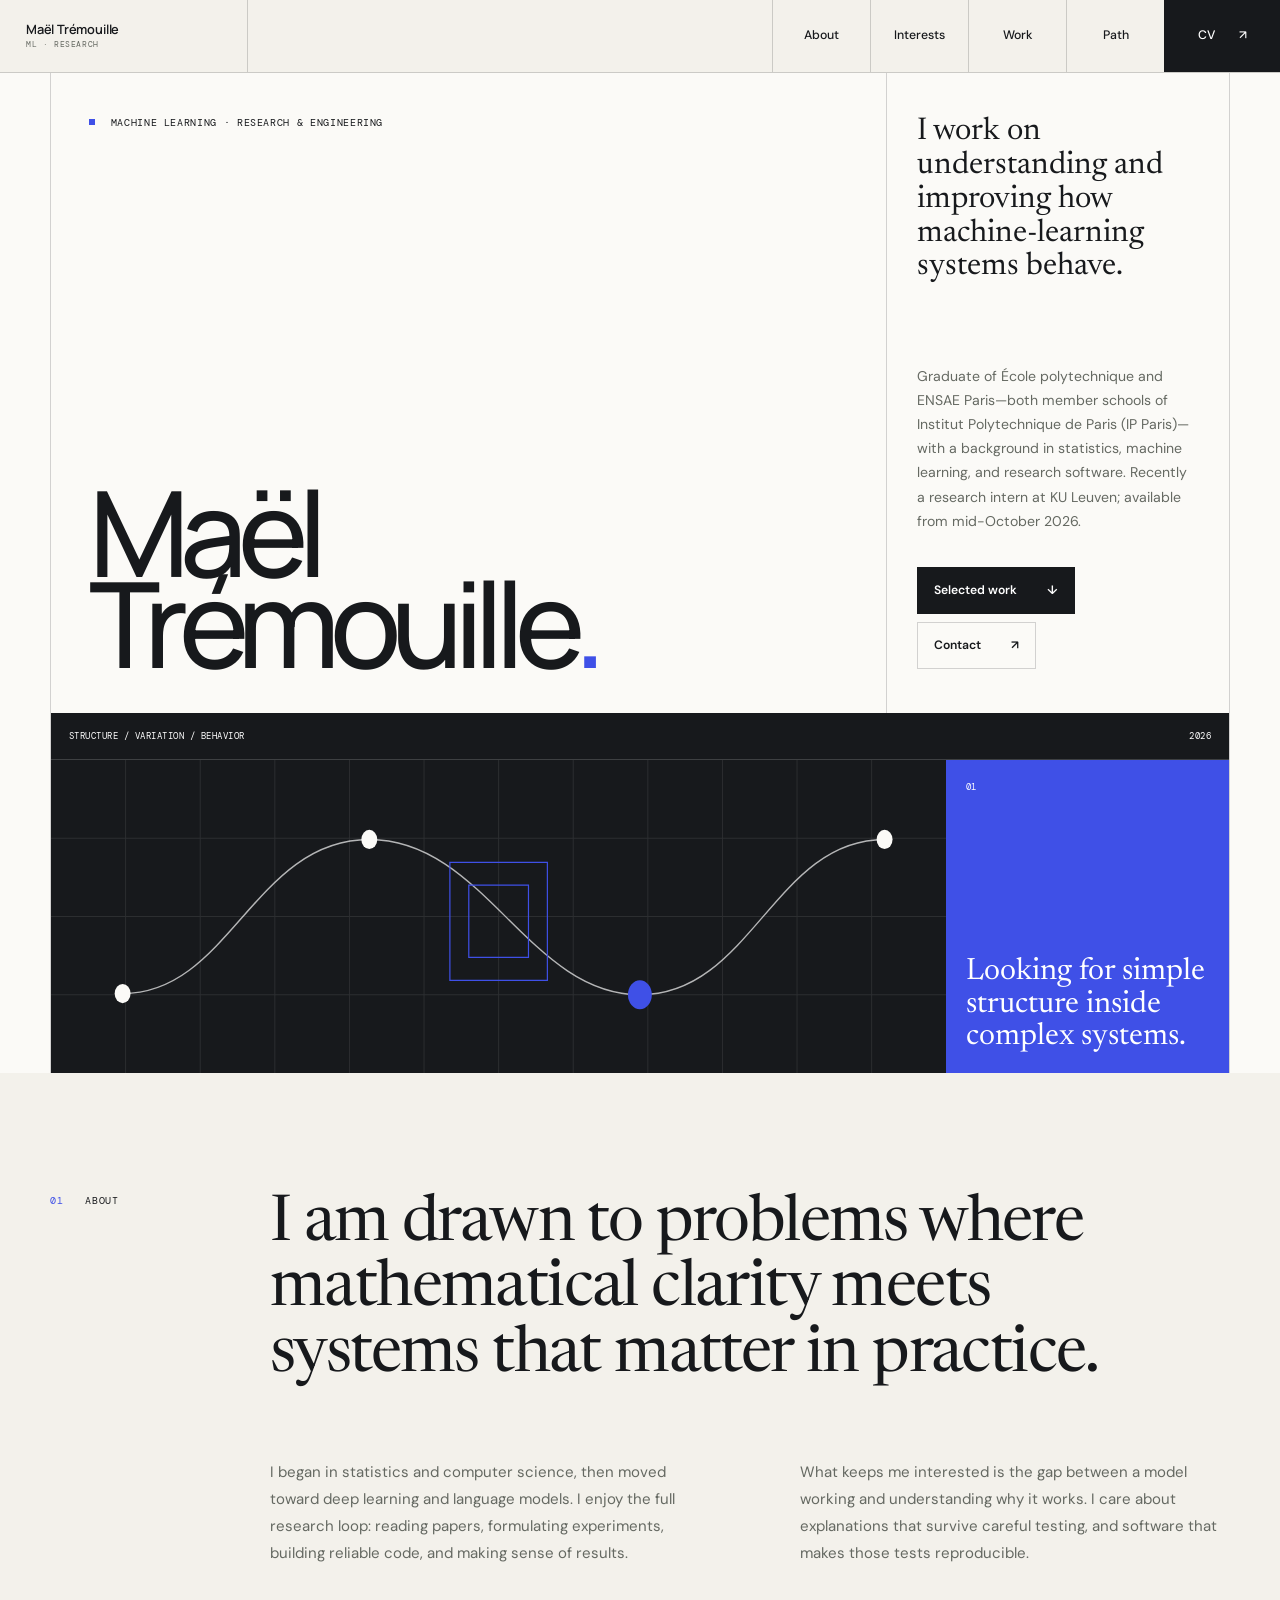
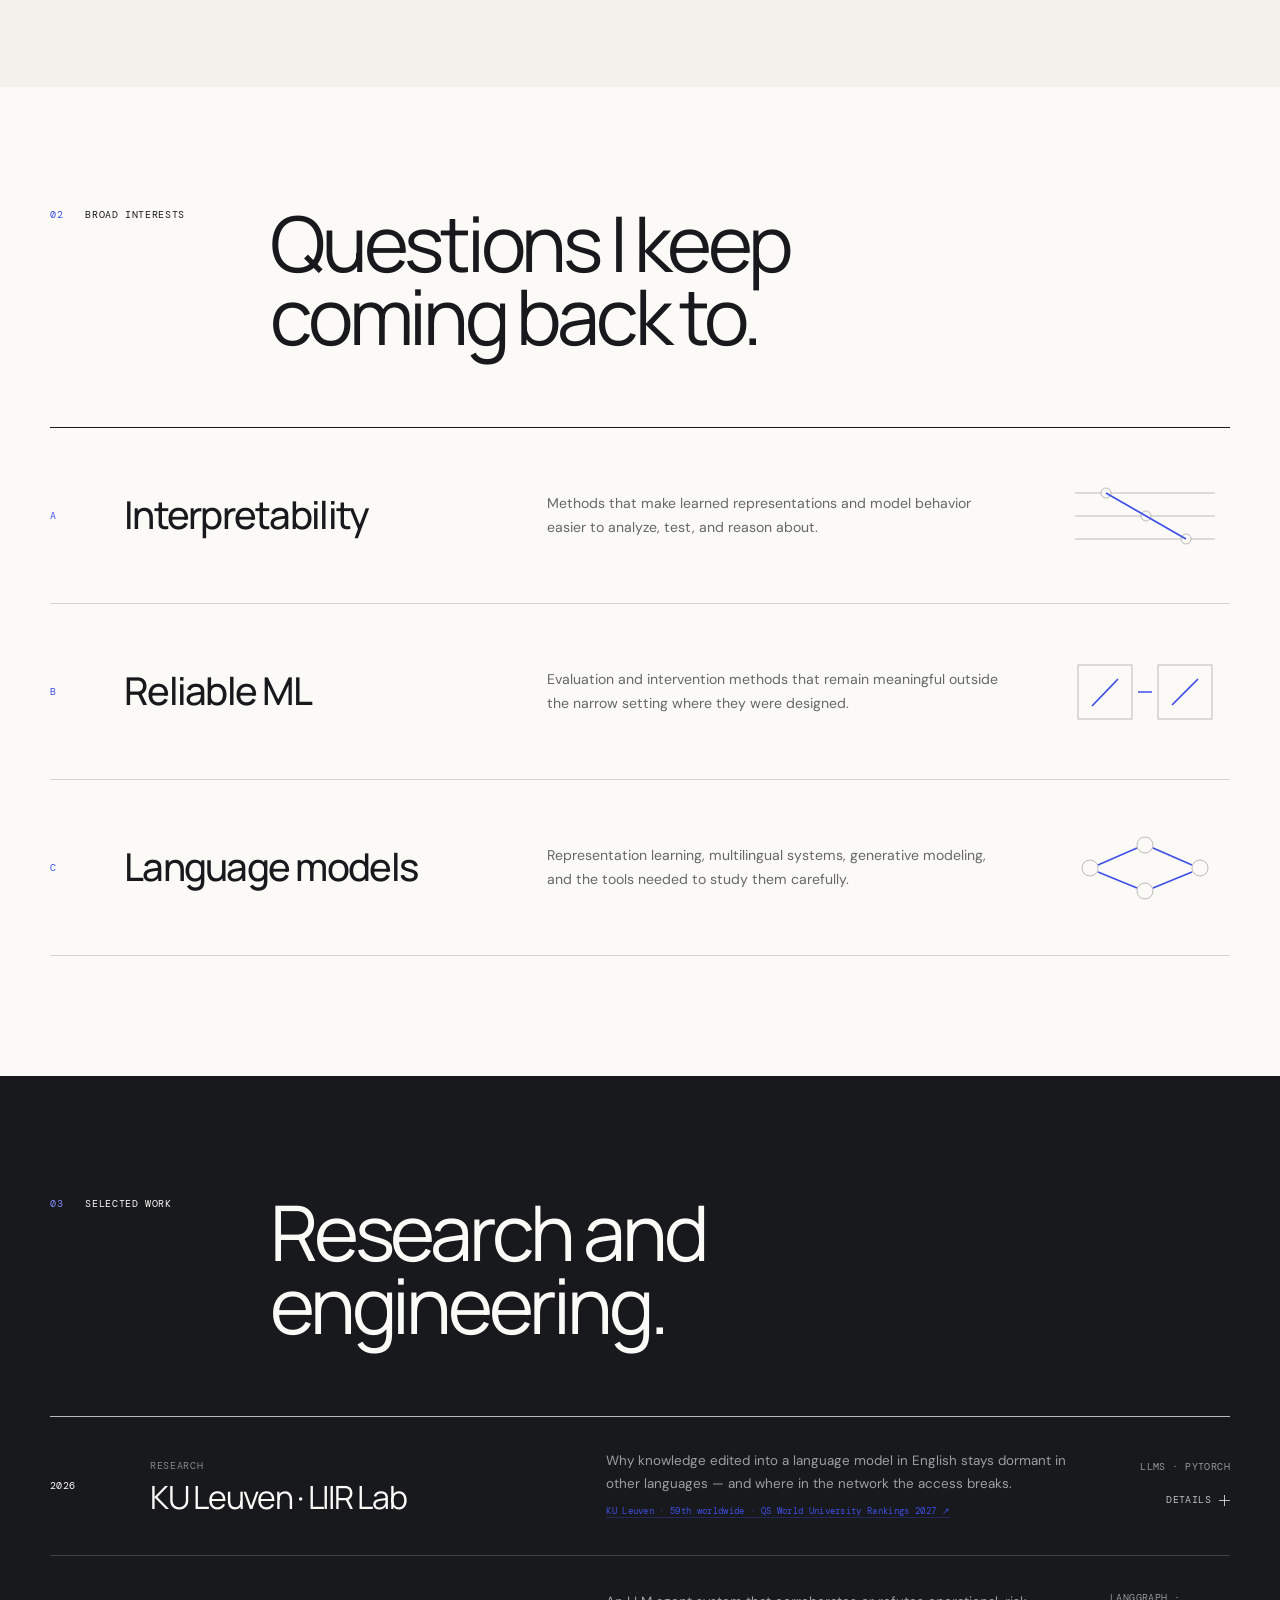
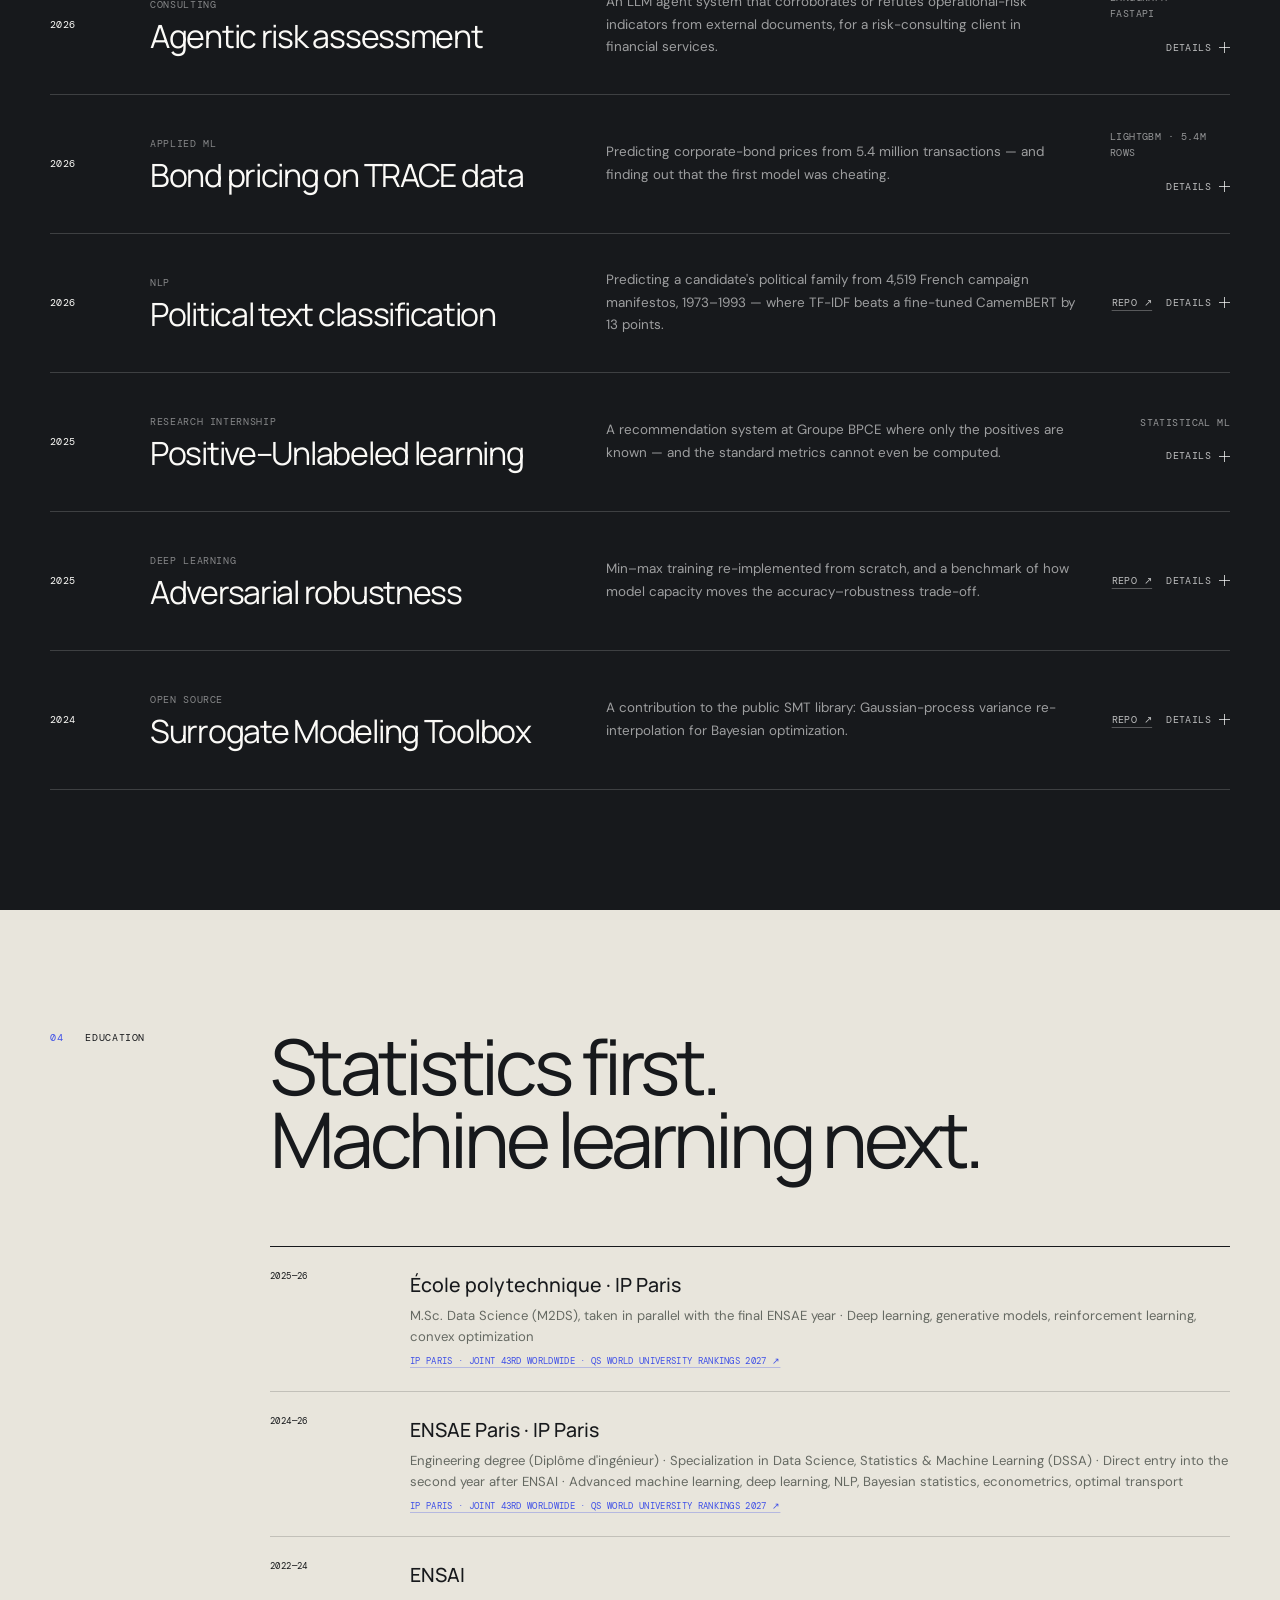
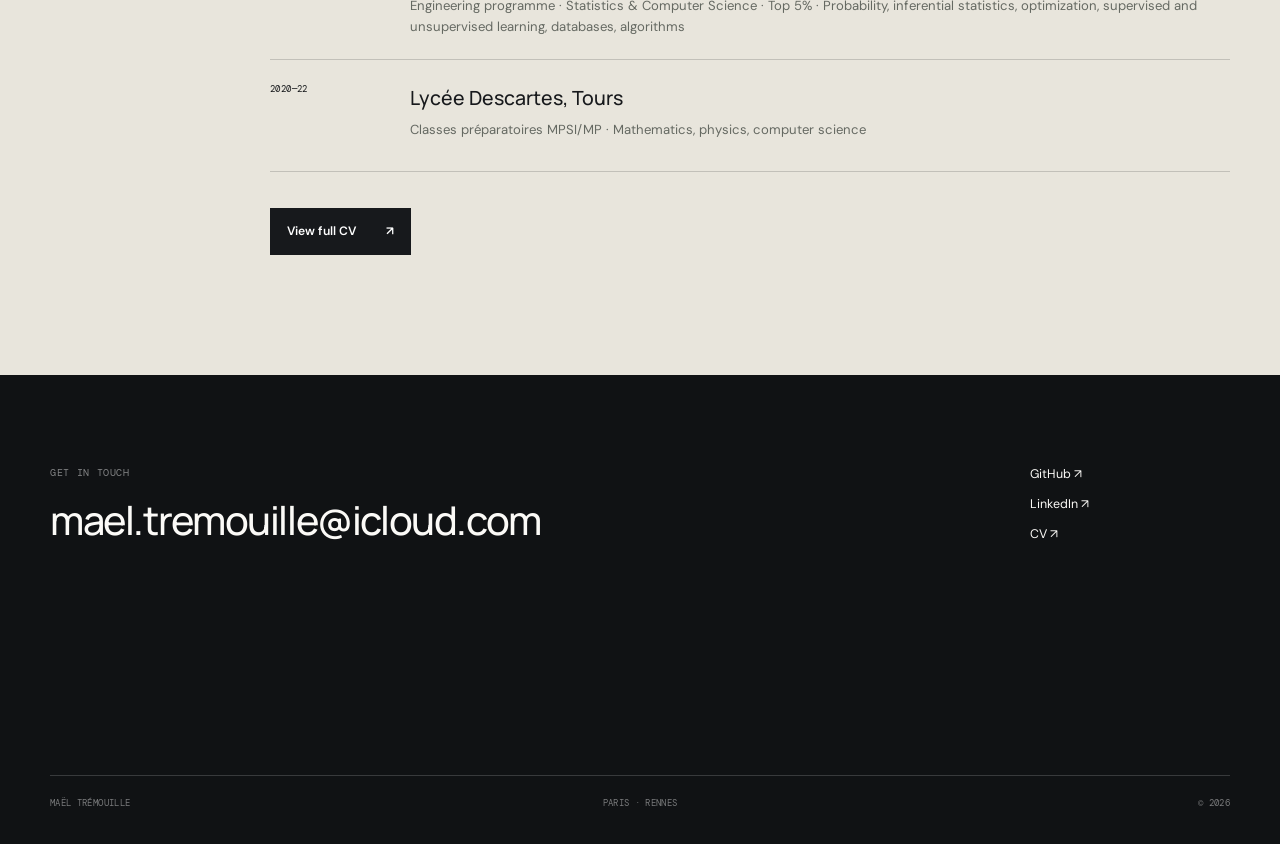
<file: index.html>
<!DOCTYPE html>
<html lang="en">
<head>
    <meta charset="utf-8">
    <meta name="viewport" content="width=device-width, initial-scale=1">
    <title>Maël Trémouille — Machine Learning</title>
    <meta name="description" content="Maël Trémouille is a machine-learning researcher and engineer with a background in statistics, language models, and research software.">
    <meta name="theme-color" content="#f3f1eb">
    <meta property="og:title" content="Maël Trémouille — Machine Learning">
    <meta property="og:description" content="Research and engineering at the intersection of machine learning, statistics, and software.">
    <meta property="og:type" content="website">
    <link rel="preconnect" href="https://fonts.googleapis.com">
    <link rel="preconnect" href="https://fonts.gstatic.com" crossorigin>
    <link href="https://fonts.googleapis.com/css2?family=DM+Mono:wght@400;500&amp;family=DM+Sans:opsz,wght@9..40,400;9..40,500;9..40,600&amp;family=Manrope:wght@400;500;600&amp;family=Newsreader:opsz,wght@6..72,400;6..72,400&amp;display=swap" rel="stylesheet">
    <link rel="stylesheet" href="style.css?v=20260716-rank3">
    <script src="script.js?v=20260716-work2" defer></script>
</head>
<body>
    <a class="skip-link" href="#main">Skip to content</a>

    <nav class="site-nav" aria-label="Main navigation">
        <a class="wordmark" href="index.html" aria-label="Maël Trémouille, home">
            <span>Maël Trémouille</span>
            <small>ML · Research</small>
        </a>

        <button class="menu-toggle" type="button" aria-expanded="false" aria-controls="nav-links">
            <span class="sr-only">Toggle navigation</span>
            <span></span><span></span>
        </button>

        <div class="nav-links" id="nav-links">
            <a href="#about">About</a>
            <a href="#interests">Interests</a>
            <a href="#work">Work</a>
            <a href="#path">Path</a>
            <a class="nav-cta" href="cv.html">CV <span aria-hidden="true">↗</span></a>
        </div>
    </nav>

    <main id="main">
        <header class="hero">
            <div class="shell hero-frame">
                <div class="hero-main">
                    <div class="hero-title reveal">
                        <p class="eyebrow"><span class="status-dot"></span> Machine learning · research &amp; engineering</p>
                        <h1>Maël<br>Trémouille<span>.</span></h1>
                    </div>

                    <div class="hero-intro reveal">
                        <p class="hero-statement">I work on understanding and improving how machine-learning systems behave.</p>
                        <p>Graduate of École polytechnique and ENSAE Paris—both member schools of Institut Polytechnique de Paris (IP Paris)—with a background in statistics, machine learning, and research software. Recently a research intern at KU Leuven; available from mid-October 2026.</p>
                        <div class="hero-actions">
                            <a class="button button-dark" href="#work">Selected work <span aria-hidden="true">↓</span></a>
                            <a class="button" href="mailto:mael.tremouille@icloud.com">Contact <span aria-hidden="true">↗</span></a>
                        </div>
                    </div>
                </div>

                <div class="hero-field reveal" aria-hidden="true">
                    <div class="field-meta"><span>Structure / variation / behavior</span><span>2026</span></div>
                    <svg viewBox="0 0 900 260" preserveAspectRatio="none">
                        <path class="field-grid" d="M75 0V260 M150 0V260 M225 0V260 M300 0V260 M375 0V260 M450 0V260 M525 0V260 M600 0V260 M675 0V260 M750 0V260 M825 0V260 M0 65H900 M0 130H900 M0 195H900"/>
                        <path class="field-path" d="M72 194 C180 194 204 66 320 66 S480 195 592 195 S727 66 838 66"/>
                        <circle class="field-node" cx="72" cy="194" r="8"/>
                        <circle class="field-node" cx="320" cy="66" r="8"/>
                        <circle class="field-node field-node-accent" cx="592" cy="195" r="12"/>
                        <circle class="field-node" cx="838" cy="66" r="8"/>
                        <rect class="field-frame" x="401" y="85" width="98" height="98"/>
                        <rect class="field-frame" x="420" y="104" width="60" height="60"/>
                    </svg>
                    <div class="field-caption"><span>01</span><p>Looking for simple structure inside complex systems.</p></div>
                </div>
            </div>
        </header>

        <section class="section about-section" id="about">
            <div class="shell split-section">
                <div class="section-label reveal"><span>01</span><p>About</p></div>
                <div class="about-content reveal">
                    <p class="large-copy">I am drawn to problems where mathematical clarity meets systems that matter in practice.</p>
                    <div class="two-column-copy">
                        <p>I began in statistics and computer science, then moved toward deep learning and language models. I enjoy the full research loop: reading papers, formulating experiments, building reliable code, and making sense of results.</p>
                        <p>What keeps me interested is the gap between a model working and understanding why it works. I care about explanations that survive careful testing, and software that makes those tests reproducible.</p>
                    </div>
                </div>
            </div>
        </section>

        <section class="section interests-section" id="interests">
            <div class="shell">
                <div class="section-header reveal">
                    <div class="section-label"><span>02</span><p>Broad interests</p></div>
                    <h2>Questions I keep<br>coming back to.</h2>
                </div>

                <div class="interest-list">
                    <article class="interest-row reveal">
                        <span class="row-index">A</span>
                        <h3>Interpretability</h3>
                        <p>Methods that make learned representations and model behavior easier to analyze, test, and reason about.</p>
                        <svg viewBox="0 0 150 70" aria-hidden="true"><path d="M5 12H145M5 35H145M5 58H145"/><circle cx="36" cy="12" r="5"/><circle cx="76" cy="35" r="5"/><circle cx="116" cy="58" r="5"/><path class="accent-stroke" d="M36 12L76 35L116 58"/></svg>
                    </article>

                    <article class="interest-row reveal">
                        <span class="row-index">B</span>
                        <h3>Reliable ML</h3>
                        <p>Evaluation and intervention methods that remain meaningful outside the narrow setting where they were designed.</p>
                        <svg viewBox="0 0 150 70" aria-hidden="true"><rect x="8" y="8" width="54" height="54"/><rect x="88" y="8" width="54" height="54"/><path class="accent-stroke" d="M68 35H82M22 49L48 22M102 48L128 22"/></svg>
                    </article>

                    <article class="interest-row reveal">
                        <span class="row-index">C</span>
                        <h3>Language models</h3>
                        <p>Representation learning, multilingual systems, generative modeling, and the tools needed to study them carefully.</p>
                        <svg viewBox="0 0 150 70" aria-hidden="true"><circle cx="20" cy="35" r="8"/><circle cx="75" cy="12" r="8"/><circle cx="130" cy="35" r="8"/><circle cx="75" cy="58" r="8"/><path class="accent-stroke" d="M28 32L67 15M83 15L122 32M122 39L83 55M67 55L28 39"/></svg>
                    </article>
                </div>
            </div>
        </section>

        <section class="section work-section" id="work">
            <div class="shell">
                <div class="section-header reveal">
                    <div class="section-label"><span>03</span><p>Selected work</p></div>
                    <h2>Research and<br>engineering.</h2>
                </div>

                <div class="work-list">
                    <article class="work-item reveal">
                        <div class="work-row">
                            <div class="work-year">2026</div>
                            <div class="work-heading"><p class="work-type">Research</p><h3 id="work-ku-title">KU Leuven · LIIR Lab</h3></div>
                            <p>Why knowledge edited into a language model in English stays dormant in other languages — and where in the network the access breaks.<br><a class="work-ranking" href="https://www.topuniversities.com/universities/ku-leuven" target="_blank" rel="noreferrer">KU Leuven · 59th worldwide · QS World University Rankings 2027 ↗</a></p>
                            <div class="work-actions">
                                <span class="work-state">LLMs · PyTorch</span>
                                <button class="work-toggle" type="button" aria-expanded="false" aria-controls="work-ku-details">
                                    <span>Details</span><span class="toggle-mark" aria-hidden="true"></span>
                                </button>
                            </div>
                        </div>
                        <div class="work-details" id="work-ku-details" role="region" aria-labelledby="work-ku-title" hidden>
                            <div>
                                <p class="detail-label">The question</p>
                                <p>Knowledge-editing methods can rewrite a fact inside an LLM, but the edit often fails to transfer across languages. Rather than benchmark the failure, the project locates its mechanism: which keys, residual-stream positions and attention heads carry the edited fact, and why the multilingual read-out misses them.</p>
                            </div>
                            <div>
                                <p class="detail-label">My role</p>
                                <p>I own the experimental side. I built the multilingual medical evaluation sets, reproduced and extended AlphaEdit, MEMIT, INCLINE, CAA and ITI on LLaMA, Qwen, Mistral and BLOOMZ, and located where cross-lingual access breaks by patching keys, residual streams and attention under causal controls and ablations — with checkpoint audits so every number can be traced back to a run. Work conducted towards an ICLR 2027 submission.</p>
                            </div>
                            <p class="work-privacy">Ongoing research<br>Results withheld until submission</p>
                        </div>
                    </article>

                    <article class="work-item reveal">
                        <div class="work-row">
                            <div class="work-year">2026</div>
                            <div class="work-heading"><p class="work-type">Consulting</p><h3 id="work-agentic-title">Agentic risk assessment</h3></div>
                            <p>An LLM agent system that corroborates or refutes operational-risk indicators from external documents, for a risk-consulting client in financial services.</p>
                            <div class="work-actions">
                                <span class="work-state">LangGraph · FastAPI</span>
                                <button class="work-toggle" type="button" aria-expanded="false" aria-controls="work-agentic-details">
                                    <span>Details</span><span class="toggle-mark" aria-hidden="true"></span>
                                </button>
                            </div>
                        </div>
                        <div class="work-details" id="work-agentic-details" role="region" aria-labelledby="work-agentic-title" hidden>
                            <div>
                                <p class="detail-label">The problem</p>
                                <p>A risk analyst states an indicator — the probability of a cyberattack on a critical service, say — and needs to know whether the outside world agrees. The system reads the documents, extracts the comparable facts, and returns a verdict that a human can audit down to the sentence it came from.</p>
                            </div>
                            <div>
                                <p class="detail-label">My role</p>
                                <p>I developed the backend, the agents and the deployment, and owned the comparison-and-decision component: two named agents that turn documents into structured queries, check semantic and numerical compatibility with the claim, and produce a verdict with traceable citations. Multi-step orchestration in LangGraph across several models, a FastAPI backend and installable CLI, an offline test suite and reproducible benchmarks to measure verdict quality, Docker Compose deployment behind Nginx.</p>
                            </div>
                            <p class="work-privacy">Client work<br>Principles only</p>
                        </div>
                    </article>

                    <article class="work-item reveal">
                        <div class="work-row">
                            <div class="work-year">2026</div>
                            <div class="work-heading"><p class="work-type">Applied ML</p><h3 id="work-bonds-title">Bond pricing on TRACE data</h3></div>
                            <p>Predicting corporate-bond prices from 5.4 million transactions — and finding out that the first model was cheating.</p>
                            <div class="work-actions">
                                <span class="work-state">LightGBM · 5.4M rows</span>
                                <button class="work-toggle" type="button" aria-expanded="false" aria-controls="work-bonds-details">
                                    <span>Details</span><span class="toggle-mark" aria-hidden="true"></span>
                                </button>
                            </div>
                        </div>
                        <div class="work-details" id="work-bonds-details" role="region" aria-labelledby="work-bonds-title" hidden>
                            <div>
                                <p class="detail-label">The catch</p>
                                <p>On dense transaction data, a naive last-price baseline is very hard to beat, and any feature that peeks at the current trade will beat it for the wrong reason. The value of the project is in the evaluation, not the model.</p>
                            </div>
                            <div>
                                <p class="detail-label">My role</p>
                                <p>I owned data integrity and evaluation. I found and fixed seven data leaks in the feature engineering — five where a current value stood in for a lagged one, two where training statistics were reused on validation — then rebuilt the evaluation as a seven-fold walk-forward backtest over 14-day windows, from 547k to 4.6M training rows, and added SHAP analysis of market and order-book features. With honest numbers, the team's LightGBM model with order-book features cut MAE by 11.7% against the naive baseline on high-yield bonds, winning five folds out of seven, and reduced RMSE by a factor of 2.6 on the tails.</p>
                            </div>
                            <p class="work-privacy">Team capstone project<br>Proprietary data</p>
                        </div>
                    </article>

                    <article class="work-item reveal">
                        <div class="work-row">
                            <div class="work-year">2026</div>
                            <div class="work-heading"><p class="work-type">NLP</p><h3 id="work-nlp-title">Political text classification</h3></div>
                            <p>Predicting a candidate's political family from 4,519 French campaign manifestos, 1973–1993 — where TF-IDF beats a fine-tuned CamemBERT by 13 points.</p>
                            <div class="work-actions">
                                <div class="work-action-links">
                                    <a class="work-repo" href="https://github.com/MaelTremouille/political-text-classification" target="_blank" rel="noreferrer" aria-label="Open the political text classification repository on GitHub">Repo ↗</a>
                                    <button class="work-toggle" type="button" aria-expanded="false" aria-controls="work-nlp-details">
                                        <span>Details</span><span class="toggle-mark" aria-hidden="true"></span>
                                    </button>
                                </div>
                            </div>
                        </div>
                        <div class="work-details" id="work-nlp-details" role="region" aria-labelledby="work-nlp-title" hidden>
                            <div>
                                <p class="detail-label">The finding</p>
                                <p>Bigger is not better here. A cleaned TF-IDF with logistic regression reaches 84.2% test accuracy; a fine-tuned 110M-parameter CamemBERT reaches 71.0%, and a frozen sentence encoder 66.8%. A temporal split — train on early elections, test on later ones — drops every model by ten points and shows how much of the signal is period-specific vocabulary.</p>
                            </div>
                            <div>
                                <p class="detail-label">My role</p>
                                <p>Solo project. I built the pipeline end to end: corpus cleaning, three model families, five-fold cross-validation with bootstrap confidence intervals, the temporal split that exposed the drift, an error analysis, and t-SNE / UMAP maps of inter-party discourse. The cleaning step alone lifted temporal accuracy by 2.7 points and made the features interpretable.</p>
                            </div>
                            <a class="detail-repo" href="https://github.com/MaelTremouille/political-text-classification" target="_blank" rel="noreferrer">View repository ↗</a>
                        </div>
                    </article>

                    <article class="work-item reveal">
                        <div class="work-row">
                            <div class="work-year">2025</div>
                            <div class="work-heading"><p class="work-type">Research internship</p><h3 id="work-pu-title">Positive–Unlabeled learning</h3></div>
                            <p>A recommendation system at Groupe BPCE where only the positives are known — and the standard metrics cannot even be computed.</p>
                            <div class="work-actions">
                                <span class="work-state">Statistical ML</span>
                                <button class="work-toggle" type="button" aria-expanded="false" aria-controls="work-pu-details">
                                    <span>Details</span><span class="toggle-mark" aria-hidden="true"></span>
                                </button>
                            </div>
                        </div>
                        <div class="work-details" id="work-pu-details" role="region" aria-labelledby="work-pu-title" hidden>
                            <div>
                                <p class="detail-label">The problem</p>
                                <p>Known positives, and an unlabeled remainder that mixes positives and negatives. Treating every unknown as negative biases the classifier; and without true negatives, recall in the usual sense does not exist.</p>
                            </div>
                            <div>
                                <p class="detail-label">My role</p>
                                <p>I reviewed the PU literature and implemented the methods that mattered: SCAR and SAR propensity estimation with an EM-style algorithm, the non-negative risk estimator nnPU, probability-gap relabelling, and Kernel Mean Matching solved as a quadratic program. Since recall could not be computed, I designed a recall-on-masked-positives metric to compare them, tuned with TPE, and shipped the result as an internal Python scoring package. I presented the method to the group's scientific committee, in front of 100 people.</p>
                            </div>
                            <p class="work-privacy">Confidential data and use case<br>Principles only</p>
                        </div>
                    </article>

                    <article class="work-item reveal">
                        <div class="work-row">
                            <div class="work-year">2025</div>
                            <div class="work-heading"><p class="work-type">Deep learning</p><h3 id="work-robustness-title">Adversarial robustness</h3></div>
                            <p>Min–max training re-implemented from scratch, and a benchmark of how model capacity moves the accuracy–robustness trade-off.</p>
                            <div class="work-actions">
                                <div class="work-action-links">
                                    <a class="work-repo" href="https://github.com/MaelTremouille/toward-robust-models" target="_blank" rel="noreferrer" aria-label="Open the Adversarial robustness repository on GitHub">Repo ↗</a>
                                    <button class="work-toggle" type="button" aria-expanded="false" aria-controls="work-robustness-details">
                                        <span>Details</span><span class="toggle-mark" aria-hidden="true"></span>
                                    </button>
                                </div>
                            </div>
                        </div>
                        <div class="work-details" id="work-robustness-details" role="region" aria-labelledby="work-robustness-title" hidden>
                            <div>
                                <p class="detail-label">The setup</p>
                                <p>Train against the worst-case perturbation an attacker can find, then ask what capacity buys you: a 4.3M-parameter CNN, ResNet-18 and a 36M-parameter WideResNet-28-10 on CIFAR-10 and GTSRB, attacked with FGSM, PGD, MIM and a universal L0 patch.</p>
                            </div>
                            <div>
                                <p class="detail-label">My role</p>
                                <p>Solo project. I re-implemented Madry's min–max training in PyTorch as a configurable pipeline with checkpoints and CSV reports, ran the full benchmark, and measured the trade-off. Adversarial training cut the universal patch's success rate from 89.7% to 14.8% on the CNN and from 71.3% to 27.1% on ResNet-18; lowering the share of adversarial examples during training recovered up to 5.9 points of clean accuracy at little or no cost in robustness.</p>
                            </div>
                            <a class="detail-repo" href="https://github.com/MaelTremouille/toward-robust-models" target="_blank" rel="noreferrer">View repository ↗</a>
                        </div>
                    </article>

                    <article class="work-item reveal">
                        <div class="work-row">
                            <div class="work-year">2024</div>
                            <div class="work-heading"><p class="work-type">Open source</p><h3 id="work-smt-title">Surrogate Modeling Toolbox</h3></div>
                            <p>A contribution to the public SMT library: Gaussian-process variance re-interpolation for Bayesian optimization.</p>
                            <div class="work-actions">
                                <div class="work-action-links">
                                    <a class="work-repo" href="https://github.com/SMTorg/smt" target="_blank" rel="noreferrer" aria-label="Open the Surrogate Modeling Toolbox repository on GitHub">Repo ↗</a>
                                    <button class="work-toggle" type="button" aria-expanded="false" aria-controls="work-smt-details">
                                        <span>Details</span><span class="toggle-mark" aria-hidden="true"></span>
                                    </button>
                                </div>
                            </div>
                        </div>
                        <div class="work-details" id="work-smt-details" role="region" aria-labelledby="work-smt-title" hidden>
                            <div>
                                <p class="detail-label">The idea</p>
                                <p>When the objective is noisy, the Gaussian-process variance near observed points is wrong for acquisition; re-interpolating it gives the optimizer an honest picture of what it still does not know.</p>
                            </div>
                            <div>
                                <p class="detail-label">My role</p>
                                <p>I implemented the variance re-interpolation for Bayesian optimization in the public SMT codebase, with the optimization code, unit tests and documentation required to merge into a library used by engineering teams.</p>
                            </div>
                            <a class="detail-repo" href="https://github.com/SMTorg/smt" target="_blank" rel="noreferrer">View repository ↗</a>
                        </div>
                    </article>
                </div>
            </div>
        </section>

        <section class="section path-section" id="path">
            <div class="shell split-section">
                <div class="section-label reveal"><span>04</span><p>Education</p></div>
                <div class="path-content reveal">
                    <h2>Statistics first.<br>Machine learning next.</h2>
                    <ol class="timeline">
                        <li>
                            <time>2025—26</time>
                            <div>
                                <strong>École polytechnique · IP Paris</strong>
                                <p>M.Sc. Data Science (M2DS), taken in parallel with the final ENSAE year · Deep learning, generative models, reinforcement learning, convex optimization</p>
                                <p class="timeline-ranking"><a href="https://www.topuniversities.com/universities/institut-polytechnique-de-paris" target="_blank" rel="noreferrer">IP Paris · Joint 43rd worldwide · QS World University Rankings 2027 ↗</a></p>
                            </div>
                        </li>
                        <li>
                            <time>2024—26</time>
                            <div>
                                <strong>ENSAE Paris · IP Paris</strong>
                                <p>Engineering degree (Diplôme d'ingénieur) · Specialization in Data Science, Statistics &amp; Machine Learning (DSSA) · Direct entry into the second year after ENSAI · Advanced machine learning, deep learning, NLP, Bayesian statistics, econometrics, optimal transport</p>
                                <p class="timeline-ranking"><a href="https://www.topuniversities.com/universities/institut-polytechnique-de-paris" target="_blank" rel="noreferrer">IP Paris · Joint 43rd worldwide · QS World University Rankings 2027 ↗</a></p>
                            </div>
                        </li>
                        <li>
                            <time>2022—24</time>
                            <div>
                                <strong>ENSAI</strong>
                                <p>Engineering programme · Statistics &amp; Computer Science · Top 5% · Probability, inferential statistics, optimization, supervised and unsupervised learning, databases, algorithms</p>
                            </div>
                        </li>
                        <li>
                            <time>2020—22</time>
                            <div>
                                <strong>Lycée Descartes, Tours</strong>
                                <p>Classes préparatoires MPSI/MP · Mathematics, physics, computer science</p>
                            </div>
                        </li>
                    </ol>
                    <a class="button button-dark" href="cv.html">View full CV <span aria-hidden="true">↗</span></a>
                </div>
            </div>
        </section>

    </main>

    <footer class="site-footer" id="contact">
        <div class="shell footer-main">
            <div>
                <p class="footer-label">Get in touch</p>
                <a class="footer-email" href="mailto:mael.tremouille@icloud.com">mael.tremouille<wbr>@icloud.com</a>
            </div>
            <div class="footer-links">
                <a href="https://github.com/MaelTremouille" target="_blank" rel="noreferrer">GitHub ↗</a>
                <a href="https://www.linkedin.com/in/maël-trémouille-62490b284/" target="_blank" rel="noreferrer">LinkedIn ↗</a>
                <a href="cv.html">CV ↗</a>
            </div>
        </div>
        <div class="shell footer-bottom"><span>Maël Trémouille</span><span>Paris · Rennes</span><span>© 2026</span></div>
    </footer>
</body>
</html>
</file>
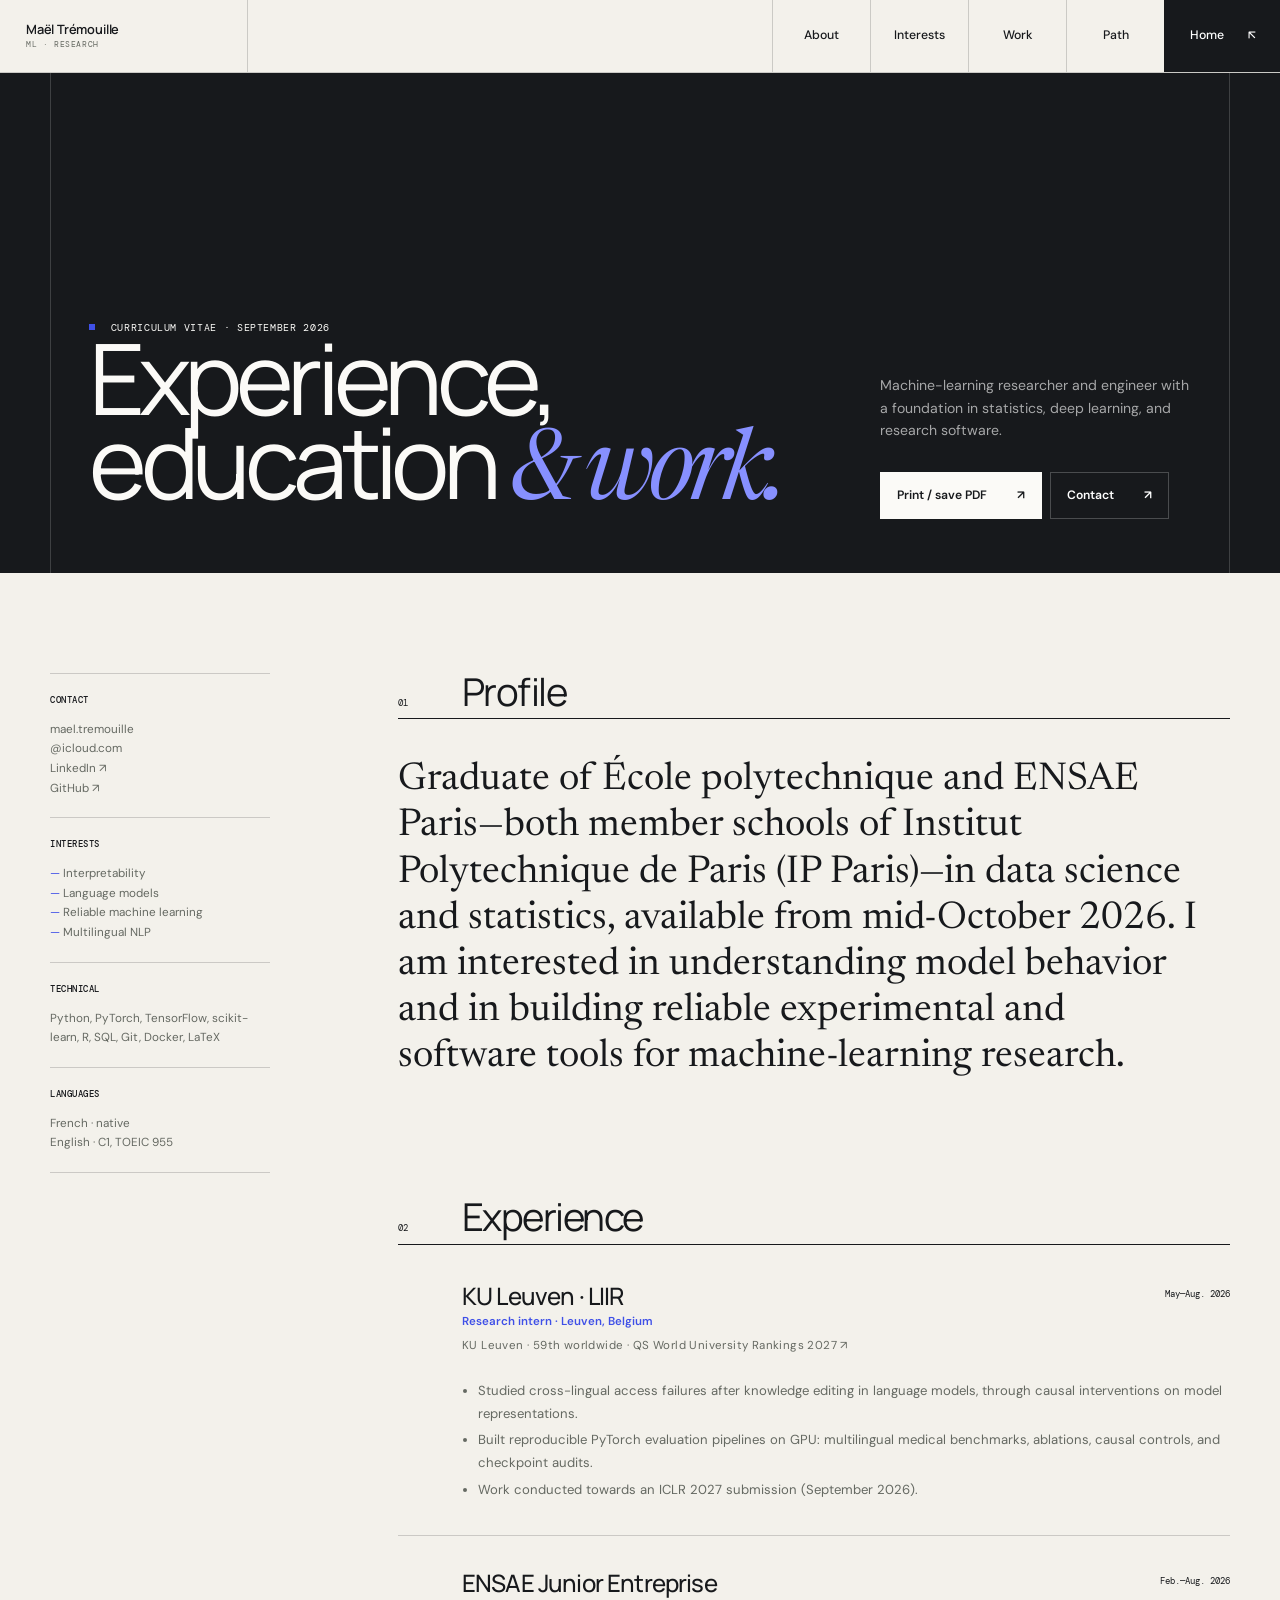
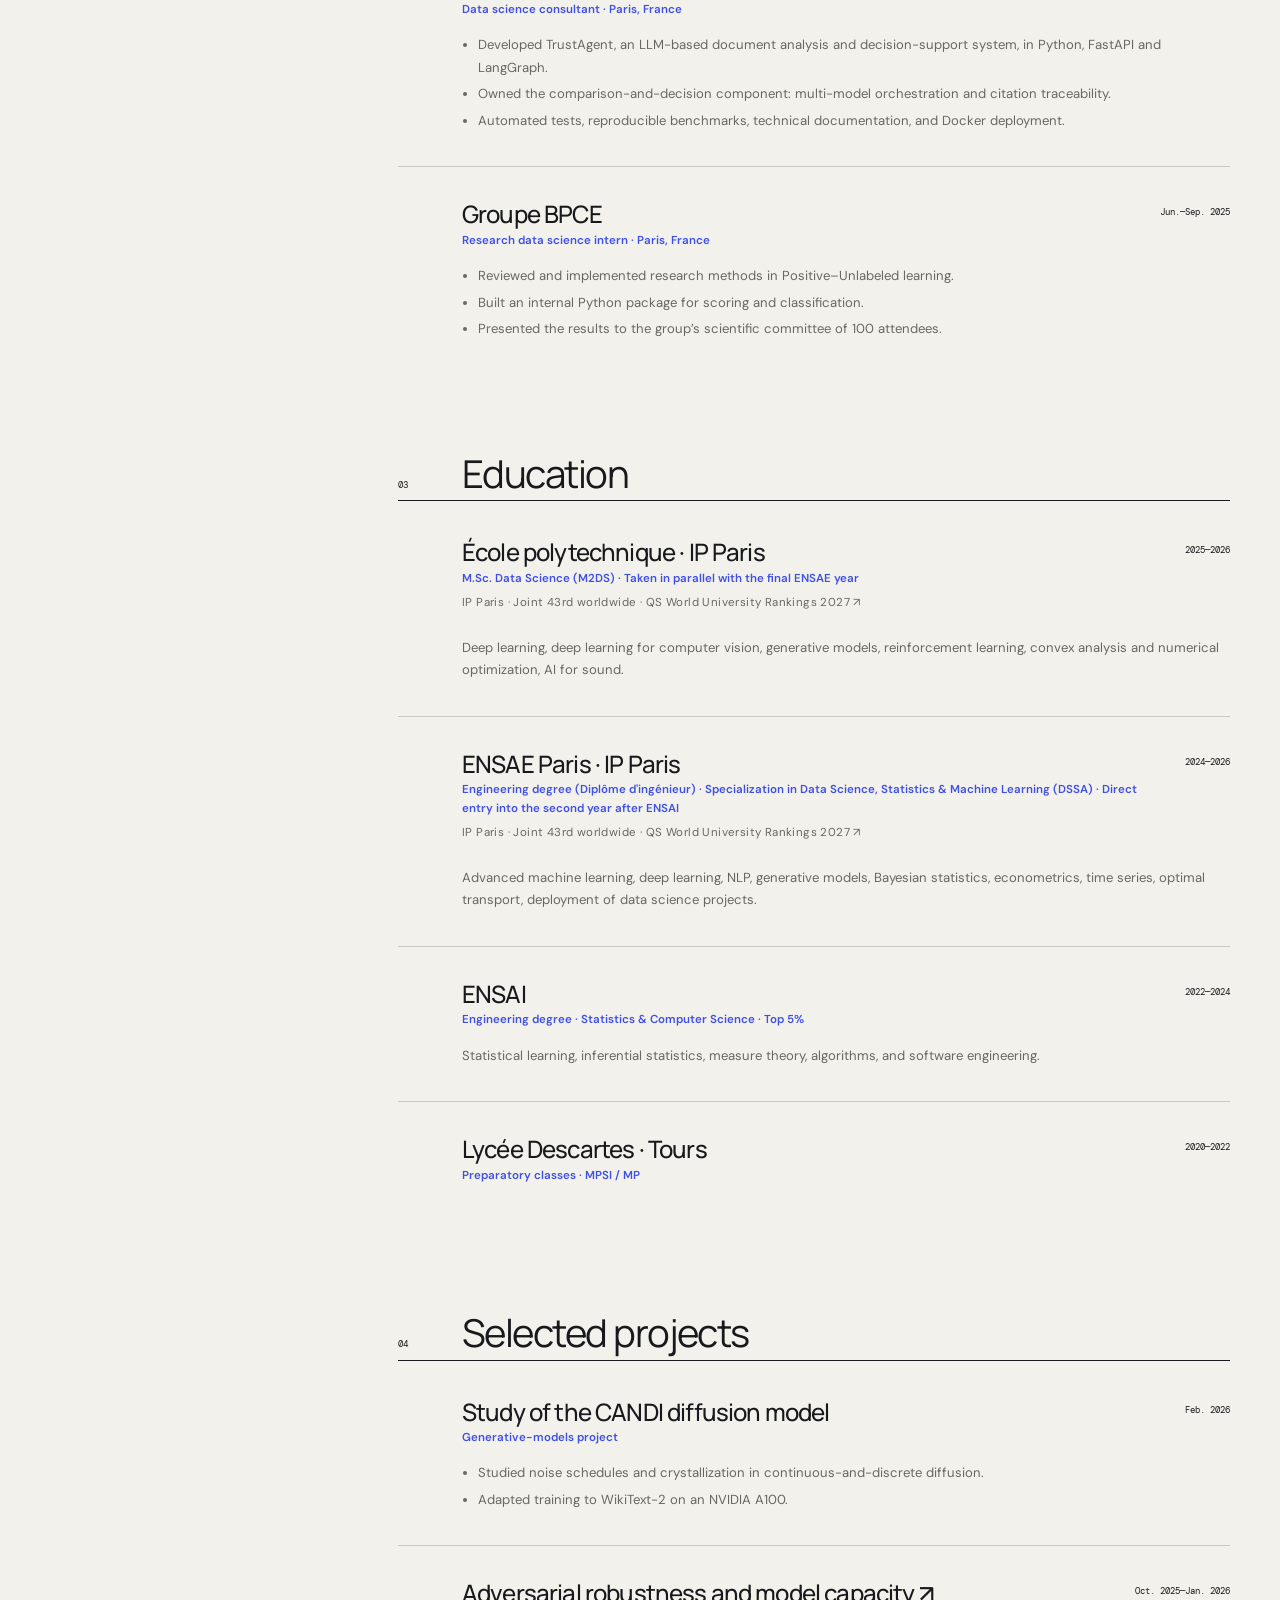
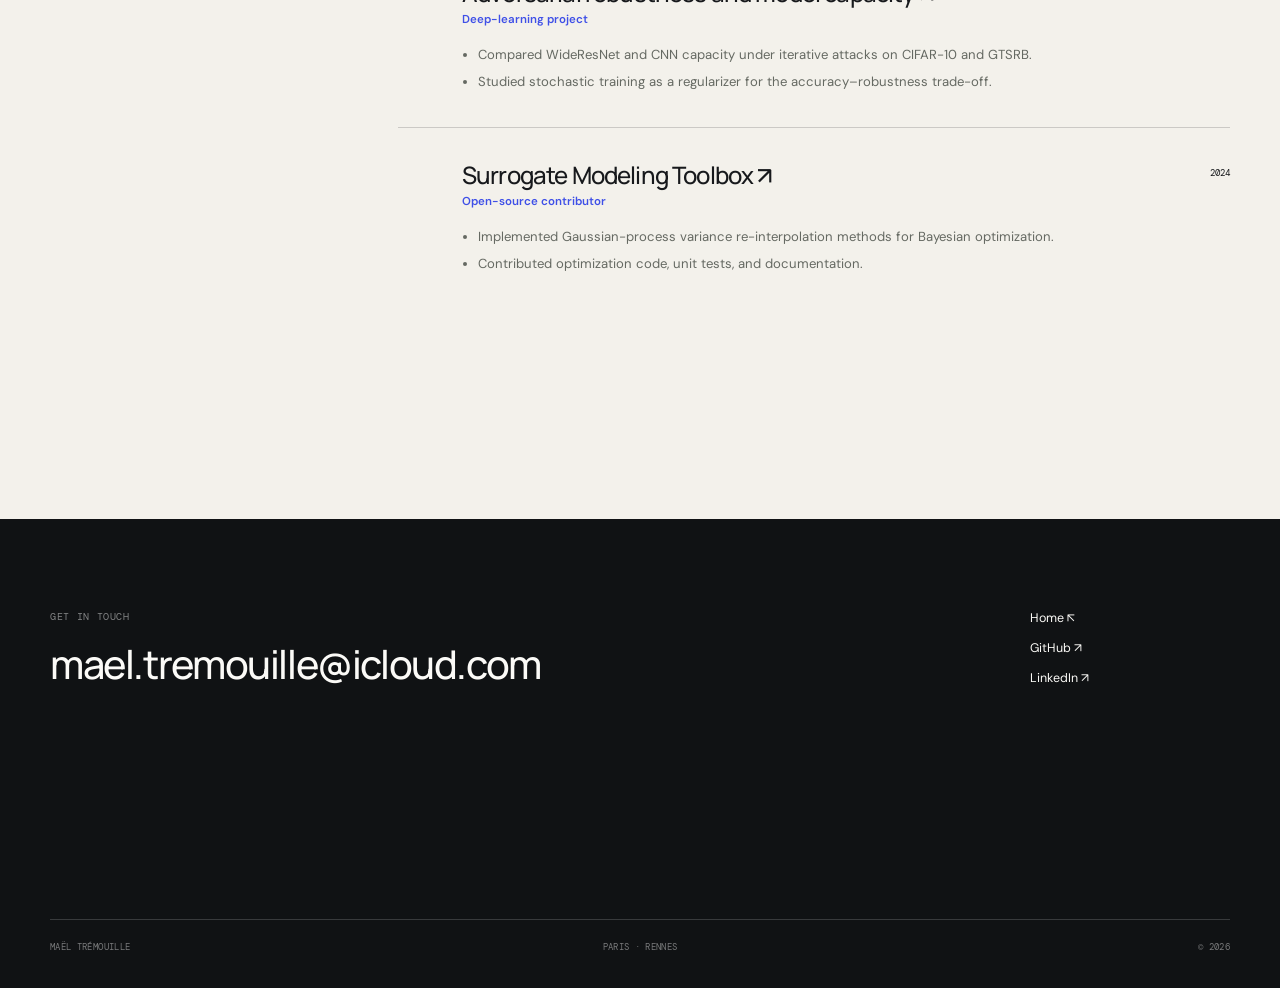
<file: cv.html>
<!DOCTYPE html>
<html lang="en">
<head>
    <meta charset="utf-8">
    <meta name="viewport" content="width=device-width, initial-scale=1">
    <title>CV — Maël Trémouille</title>
    <meta name="description" content="Curriculum vitae of Maël Trémouille, machine-learning researcher and engineer.">
    <meta name="theme-color" content="#f3f1eb">
    <link rel="preconnect" href="https://fonts.googleapis.com">
    <link rel="preconnect" href="https://fonts.gstatic.com" crossorigin>
    <link href="https://fonts.googleapis.com/css2?family=DM+Mono:wght@400;500&amp;family=DM+Sans:opsz,wght@9..40,400;9..40,500;9..40,600&amp;family=Manrope:wght@400;500;600&amp;family=Newsreader:opsz,wght@6..72,400;6..72,400&amp;display=swap" rel="stylesheet">
    <link rel="stylesheet" href="style.css?v=20260716-rank3">
    <script src="script.js?v=20260716-work2" defer></script>
</head>
<body class="cv-page">
    <a class="skip-link" href="#main">Skip to content</a>

    <nav class="site-nav" aria-label="Main navigation">
        <a class="wordmark" href="index.html" aria-label="Maël Trémouille, home">
            <span>Maël Trémouille</span>
            <small>ML · Research</small>
        </a>

        <button class="menu-toggle" type="button" aria-expanded="false" aria-controls="nav-links">
            <span class="sr-only">Toggle navigation</span>
            <span></span><span></span>
        </button>

        <div class="nav-links" id="nav-links">
            <a href="index.html#about">About</a>
            <a href="index.html#interests">Interests</a>
            <a href="index.html#work">Work</a>
            <a href="index.html#path">Path</a>
            <a class="nav-cta" href="index.html">Home <span aria-hidden="true">↖</span></a>
        </div>
    </nav>

    <main id="main">
        <header class="cv-hero">
            <div class="shell cv-hero-inner">
                <div class="reveal">
                    <p class="eyebrow"><span class="status-dot"></span> Curriculum vitae · September 2026</p>
                    <h1>Experience,<br>education <em>&amp; work.</em></h1>
                </div>
                <div class="cv-hero-side reveal">
                    <p>Machine-learning researcher and engineer with a foundation in statistics, deep learning, and research software.</p>
                    <div class="hero-actions">
                        <button class="button button-dark" type="button" data-print>Print / save PDF <span aria-hidden="true">↗</span></button>
                        <a class="button" href="mailto:mael.tremouille@icloud.com">Contact <span aria-hidden="true">↗</span></a>
                    </div>
                </div>
            </div>
        </header>

        <div class="shell cv-layout">
            <aside class="cv-sidebar reveal" aria-label="Contact and skills">
                <div class="cv-side-block">
                    <h2>Contact</h2>
                    <a href="mailto:mael.tremouille@icloud.com">mael.tremouille<br>@icloud.com</a>
                    <a href="https://www.linkedin.com/in/maël-trémouille-62490b284/" target="_blank" rel="noreferrer">LinkedIn ↗</a>
                    <a href="https://github.com/MaelTremouille" target="_blank" rel="noreferrer">GitHub ↗</a>
                </div>

                <div class="cv-side-block">
                    <h2>Interests</h2>
                    <ul>
                        <li>Interpretability</li>
                        <li>Language models</li>
                        <li>Reliable machine learning</li>
                        <li>Multilingual NLP</li>
                    </ul>
                </div>

                <div class="cv-side-block">
                    <h2>Technical</h2>
                    <p>Python, PyTorch, TensorFlow, scikit-learn, R, SQL, Git, Docker, LaTeX</p>
                </div>

                <div class="cv-side-block">
                    <h2>Languages</h2>
                    <p>French · native<br>English · C1, TOEIC 955</p>
                </div>
            </aside>

            <div class="cv-content">
                <section class="cv-block reveal">
                    <div class="cv-block-heading"><span>01</span><h2>Profile</h2></div>
                    <p class="cv-profile">Graduate of École polytechnique and ENSAE Paris—both member schools of Institut Polytechnique de Paris (IP Paris)—in data science and statistics, available from mid-October 2026. I am interested in understanding model behavior and in building reliable experimental and software tools for machine-learning research.</p>
                </section>

                <section class="cv-block reveal">
                    <div class="cv-block-heading"><span>02</span><h2>Experience</h2></div>

                    <article class="cv-entry">
                        <div class="cv-entry-head">
                            <div><h3>KU Leuven · LIIR</h3><p class="cv-role">Research intern · Leuven, Belgium</p><p class="cv-ranking"><a href="https://www.topuniversities.com/universities/ku-leuven" target="_blank" rel="noreferrer">KU Leuven · 59th worldwide · QS World University Rankings 2027 ↗</a></p></div>
                            <time>May—Aug. 2026</time>
                        </div>
                        <ul>
                            <li>Studied cross-lingual access failures after knowledge editing in language models, through causal interventions on model representations.</li>
                            <li>Built reproducible PyTorch evaluation pipelines on GPU: multilingual medical benchmarks, ablations, causal controls, and checkpoint audits.</li>
                            <li>Work conducted towards an ICLR 2027 submission (September 2026).</li>
                        </ul>
                    </article>

                    <article class="cv-entry">
                        <div class="cv-entry-head">
                            <div><h3>ENSAE Junior Entreprise</h3><p class="cv-role">Data science consultant · Paris, France</p></div>
                            <time>Feb.—Aug. 2026</time>
                        </div>
                        <ul>
                            <li>Developed TrustAgent, an LLM-based document analysis and decision-support system, in Python, FastAPI and LangGraph.</li>
                            <li>Owned the comparison-and-decision component: multi-model orchestration and citation traceability.</li>
                            <li>Automated tests, reproducible benchmarks, technical documentation, and Docker deployment.</li>
                        </ul>
                    </article>

                    <article class="cv-entry">
                        <div class="cv-entry-head">
                            <div><h3>Groupe BPCE</h3><p class="cv-role">Research data science intern · Paris, France</p></div>
                            <time>Jun.—Sep. 2025</time>
                        </div>
                        <ul>
                            <li>Reviewed and implemented research methods in Positive–Unlabeled learning.</li>
                            <li>Built an internal Python package for scoring and classification.</li>
                            <li>Presented the results to the group’s scientific committee of 100 attendees.</li>
                        </ul>
                    </article>
                </section>

                <section class="cv-block reveal">
                    <div class="cv-block-heading"><span>03</span><h2>Education</h2></div>

                    <article class="cv-entry cv-entry-compact">
                        <div class="cv-entry-head">
                            <div>
                                <h3>École polytechnique · IP Paris</h3>
                                <p class="cv-role">M.Sc. Data Science (M2DS) · Taken in parallel with the final ENSAE year</p>
                                <p class="cv-ranking"><a href="https://www.topuniversities.com/universities/institut-polytechnique-de-paris" target="_blank" rel="noreferrer">IP Paris · Joint 43rd worldwide · QS World University Rankings 2027 ↗</a></p>
                            </div>
                            <time>2025—2026</time>
                        </div>
                        <p>Deep learning, deep learning for computer vision, generative models, reinforcement learning, convex analysis and numerical optimization, AI for sound.</p>
                    </article>

                    <article class="cv-entry cv-entry-compact">
                        <div class="cv-entry-head">
                            <div>
                                <h3>ENSAE Paris · IP Paris</h3>
                                <p class="cv-role">Engineering degree (Diplôme d'ingénieur) · Specialization in Data Science, Statistics &amp; Machine Learning (DSSA) · Direct entry into the second year after ENSAI</p>
                                <p class="cv-ranking"><a href="https://www.topuniversities.com/universities/institut-polytechnique-de-paris" target="_blank" rel="noreferrer">IP Paris · Joint 43rd worldwide · QS World University Rankings 2027 ↗</a></p>
                            </div>
                            <time>2024—2026</time>
                        </div>
                        <p>Advanced machine learning, deep learning, NLP, generative models, Bayesian statistics, econometrics, time series, optimal transport, deployment of data science projects.</p>
                    </article>

                    <article class="cv-entry cv-entry-compact">
                        <div class="cv-entry-head">
                            <div><h3>ENSAI</h3><p class="cv-role">Engineering degree · Statistics &amp; Computer Science · Top 5%</p></div>
                            <time>2022—2024</time>
                        </div>
                        <p>Statistical learning, inferential statistics, measure theory, algorithms, and software engineering.</p>
                    </article>

                    <article class="cv-entry cv-entry-compact">
                        <div class="cv-entry-head">
                            <div><h3>Lycée Descartes · Tours</h3><p class="cv-role">Preparatory classes · MPSI / MP</p></div>
                            <time>2020—2022</time>
                        </div>
                    </article>
                </section>

                <section class="cv-block reveal">
                    <div class="cv-block-heading"><span>04</span><h2>Selected projects</h2></div>

                    <article class="cv-entry">
                        <div class="cv-entry-head">
                            <div><h3>Study of the CANDI diffusion model</h3><p class="cv-role">Generative-models project</p></div>
                            <time>Feb. 2026</time>
                        </div>
                        <ul>
                            <li>Studied noise schedules and crystallization in continuous-and-discrete diffusion.</li>
                            <li>Adapted training to WikiText-2 on an NVIDIA A100.</li>
                        </ul>
                    </article>

                    <article class="cv-entry">
                        <div class="cv-entry-head">
                            <div><h3><a href="https://github.com/MaelTremouille/Toward-Robust-Models" target="_blank" rel="noreferrer">Adversarial robustness and model capacity ↗</a></h3><p class="cv-role">Deep-learning project</p></div>
                            <time>Oct. 2025—Jan. 2026</time>
                        </div>
                        <ul>
                            <li>Compared WideResNet and CNN capacity under iterative attacks on CIFAR-10 and GTSRB.</li>
                            <li>Studied stochastic training as a regularizer for the accuracy–robustness trade-off.</li>
                        </ul>
                    </article>

                    <article class="cv-entry">
                        <div class="cv-entry-head">
                            <div><h3><a href="https://github.com/SMTorg/smt" target="_blank" rel="noreferrer">Surrogate Modeling Toolbox ↗</a></h3><p class="cv-role">Open-source contributor</p></div>
                            <time>2024</time>
                        </div>
                        <ul>
                            <li>Implemented Gaussian-process variance re-interpolation methods for Bayesian optimization.</li>
                            <li>Contributed optimization code, unit tests, and documentation.</li>
                        </ul>
                    </article>
                </section>

            </div>
        </div>
    </main>

    <footer class="site-footer" id="contact">
        <div class="shell footer-main">
            <div><p class="footer-label">Get in touch</p><a class="footer-email" href="mailto:mael.tremouille@icloud.com">mael.tremouille<wbr>@icloud.com</a></div>
            <div class="footer-links"><a href="index.html">Home ↖</a><a href="https://github.com/MaelTremouille" target="_blank" rel="noreferrer">GitHub ↗</a><a href="https://www.linkedin.com/in/maël-trémouille-62490b284/" target="_blank" rel="noreferrer">LinkedIn ↗</a></div>
        </div>
        <div class="shell footer-bottom"><span>Maël Trémouille</span><span>Paris · Rennes</span><span>© 2026</span></div>
    </footer>
</body>
</html>
</file>
<file: style.css>
/* Maël Trémouille — restrained editorial portfolio */

*,
*::before,
*::after {
    box-sizing: border-box;
}

:root {
    --ink: #17191c;
    --ink-soft: #292c31;
    --paper: #f3f1eb;
    --paper-light: #fbfaf7;
    --paper-deep: #e8e5dc;
    --muted: #656962;
    --line: rgba(23, 25, 28, 0.18);
    --line-light: rgba(255, 255, 255, 0.17);
    --accent: #3f50e7;
    --display: "Manrope", "DM Sans", sans-serif;
    --sans: "DM Sans", -apple-system, BlinkMacSystemFont, "Segoe UI", sans-serif;
    --serif: "Newsreader", Georgia, serif;
    --mono: "DM Mono", "SFMono-Regular", Consolas, monospace;
    --shell: min(1180px, calc(100% - 48px));
}

html {
    scroll-behavior: smooth;
    scroll-padding-top: 84px;
}

body {
    margin: 0;
    color: var(--ink);
    background: var(--paper);
    font-family: var(--sans);
    font-size: 16px;
    line-height: 1.6;
    -webkit-font-smoothing: antialiased;
    text-rendering: optimizeLegibility;
}

body.menu-open {
    overflow: hidden;
}

::selection {
    color: #fff;
    background: var(--accent);
}

a {
    color: inherit;
    text-decoration: none;
}

button {
    color: inherit;
    font: inherit;
}

button,
a {
    -webkit-tap-highlight-color: transparent;
}

svg,
img {
    display: block;
    max-width: 100%;
}

h1,
h2,
h3,
p,
ol,
ul,
dl,
dd {
    margin-top: 0;
}

.shell {
    width: var(--shell);
    margin-inline: auto;
}

.sr-only {
    position: absolute;
    width: 1px;
    height: 1px;
    padding: 0;
    margin: -1px;
    overflow: hidden;
    clip: rect(0, 0, 0, 0);
    white-space: nowrap;
    border: 0;
}

.skip-link {
    position: fixed;
    z-index: 1000;
    top: 10px;
    left: 10px;
    padding: 10px 14px;
    color: #fff;
    background: var(--ink);
    transform: translateY(-150%);
    transition: transform 180ms ease;
}

.skip-link:focus {
    transform: translateY(0);
}

.js .reveal {
    opacity: 0;
    transform: translateY(18px);
    transition: opacity 650ms cubic-bezier(.2, .7, .2, 1), transform 650ms cubic-bezier(.2, .7, .2, 1);
}

.js .reveal.is-visible {
    opacity: 1;
    transform: translateY(0);
}

/* Navigation */

.site-nav {
    position: sticky;
    z-index: 100;
    top: 0;
    min-height: 72px;
    display: flex;
    color: var(--ink);
    background: var(--paper);
    border-bottom: 1px solid var(--line);
}

.wordmark {
    width: 248px;
    min-height: 72px;
    padding: 0 26px;
    display: flex;
    flex-direction: column;
    justify-content: center;
    border-right: 1px solid var(--line);
    font-family: var(--display);
    font-size: 0.8rem;
    font-weight: 600;
    line-height: 1.15;
    letter-spacing: -0.015em;
}

.wordmark small {
    margin-top: 3px;
    color: var(--muted);
    font-family: var(--mono);
    font-size: 0.53rem;
    font-weight: 400;
    letter-spacing: 0.07em;
    text-transform: uppercase;
}

.nav-links {
    min-height: 72px;
    margin-left: auto;
    display: flex;
    align-items: stretch;
}

.nav-links a {
    min-width: 98px;
    padding: 0 18px;
    display: flex;
    align-items: center;
    justify-content: center;
    border-left: 1px solid var(--line);
    font-size: 0.77rem;
    font-weight: 500;
    transition: color 180ms ease, background 180ms ease;
}

.nav-links a:hover,
.nav-links a:focus-visible {
    color: #fff;
    background: var(--ink);
}

.nav-links .nav-cta {
    min-width: 116px;
    gap: 24px;
    color: #fff;
    background: var(--ink);
}

.nav-links .nav-cta:hover,
.nav-links .nav-cta:focus-visible {
    background: var(--accent);
}

.menu-toggle {
    display: none;
    width: 48px;
    height: 48px;
    padding: 0;
    background: none;
    border: 0;
    cursor: pointer;
}

.menu-toggle > span:not(.sr-only) {
    display: block;
    width: 23px;
    height: 1px;
    margin: 6px auto;
    background: currentColor;
    transition: transform 180ms ease;
}

/* Shared */

.eyebrow,
.section-label,
.footer-label,
.work-type,
.row-index {
    font-family: var(--mono);
    font-size: 0.62rem;
    letter-spacing: 0.065em;
    text-transform: uppercase;
}

.eyebrow {
    margin-bottom: 0;
}

.status-dot {
    display: inline-block;
    width: 6px;
    height: 6px;
    margin-right: 9px;
    background: var(--accent);
    vertical-align: 1px;
}

.button {
    min-height: 47px;
    padding: 0 16px;
    display: inline-flex;
    align-items: center;
    justify-content: space-between;
    gap: 30px;
    color: var(--ink);
    background: transparent;
    border: 1px solid var(--line);
    font-size: 0.76rem;
    font-weight: 600;
    cursor: pointer;
    transition: color 180ms ease, background 180ms ease, border-color 180ms ease;
}

.button:hover,
.button:focus-visible {
    color: #fff;
    background: var(--accent);
    border-color: var(--accent);
}

.button-dark {
    color: #fff;
    background: var(--ink);
    border-color: var(--ink);
}

.hero-actions {
    display: flex;
    flex-wrap: wrap;
    gap: 8px;
}

.section {
    padding: 120px 0;
}

.section-label {
    display: flex;
    gap: 22px;
    align-items: baseline;
}

.section-label span {
    color: var(--accent);
}

.section-label p {
    margin-bottom: 0;
}

.section-header {
    margin-bottom: 74px;
    display: grid;
    grid-template-columns: 220px 1fr;
    align-items: start;
}

.section-header h2,
.path-content > h2 {
    max-width: 820px;
    margin-bottom: 0;
    font-family: var(--display);
    font-size: clamp(3.3rem, 6vw, 6.2rem);
    font-weight: 400;
    line-height: 0.95;
    letter-spacing: -0.055em;
}

.split-section {
    display: grid;
    grid-template-columns: 220px 1fr;
    gap: 0;
}

/* Hero */

.hero {
    background: var(--paper-light);
}

.hero-frame {
    border-right: 1px solid var(--line);
    border-left: 1px solid var(--line);
}

.hero-main {
    min-height: 640px;
    display: grid;
    grid-template-columns: minmax(0, 2fr) minmax(310px, 0.82fr);
}

.hero-title {
    padding: 42px 38px 44px;
    display: flex;
    flex-direction: column;
    justify-content: space-between;
}

.hero-title h1 {
    margin-bottom: 0;
    font-family: var(--display);
    font-size: clamp(5.7rem, 9.3vw, 9.4rem);
    font-weight: 500;
    line-height: 0.77;
    letter-spacing: -0.08em;
}

.hero-title h1 span {
    color: var(--accent);
}

.hero-intro {
    padding: 42px 30px 44px;
    display: flex;
    flex-direction: column;
    justify-content: flex-end;
    border-left: 1px solid var(--line);
}

.hero-intro > p:not(.hero-statement) {
    margin-bottom: 34px;
    color: var(--muted);
    font-size: 0.88rem;
    line-height: 1.72;
}

.hero-statement {
    margin-bottom: auto;
    font-family: var(--serif);
    font-size: clamp(1.7rem, 2.45vw, 2.35rem);
    line-height: 1.08;
}

.hero-field {
    position: relative;
    min-height: 360px;
    overflow: hidden;
    color: #fff;
    background: var(--ink);
    border-top: 1px solid var(--line);
}

.field-meta {
    position: absolute;
    z-index: 2;
    top: 0;
    right: 0;
    left: 0;
    min-height: 46px;
    padding: 0 18px;
    display: flex;
    align-items: center;
    justify-content: space-between;
    border-bottom: 1px solid var(--line-light);
    font-family: var(--mono);
    font-size: 0.55rem;
    letter-spacing: 0.055em;
    text-transform: uppercase;
}

.hero-field svg {
    position: absolute;
    top: 46px;
    right: 0;
    bottom: 0;
    left: 0;
    width: 76%;
    height: calc(100% - 46px);
}

.field-grid {
    fill: none;
    stroke: rgba(255,255,255,.09);
    stroke-width: 1;
}

.field-path {
    fill: none;
    stroke: rgba(255,255,255,.68);
    stroke-width: 1.4;
    vector-effect: non-scaling-stroke;
}

.field-node {
    fill: var(--paper-light);
}

.field-node-accent {
    fill: var(--accent);
}

.field-frame {
    fill: none;
    stroke: var(--accent);
    stroke-width: 1.2;
    vector-effect: non-scaling-stroke;
}

.field-caption {
    position: absolute;
    right: 0;
    bottom: 0;
    width: 24%;
    height: calc(100% - 46px);
    padding: 20px;
    display: flex;
    flex-direction: column;
    justify-content: space-between;
    background: var(--accent);
}

.field-caption span {
    font-family: var(--mono);
    font-size: 0.58rem;
}

.field-caption p {
    margin-bottom: 0;
    font-family: var(--serif);
    font-size: clamp(1.5rem, 2.4vw, 2.25rem);
    line-height: 1.05;
}

/* About */

.about-section {
    background: var(--paper);
}

.about-content {
    padding-left: 0;
}

.large-copy {
    max-width: 900px;
    margin-bottom: 70px;
    font-family: var(--serif);
    font-size: clamp(2.5rem, 5vw, 5rem);
    line-height: 1.02;
    letter-spacing: -0.025em;
}

.two-column-copy {
    display: grid;
    grid-template-columns: repeat(2, 1fr);
    gap: clamp(40px, 8vw, 100px);
}

.two-column-copy p {
    margin-bottom: 0;
    color: var(--muted);
    font-size: 0.94rem;
    line-height: 1.8;
}

/* Interests */

.interests-section {
    background: var(--paper-light);
}

.interest-list {
    border-top: 1px solid var(--ink);
}

.interest-row {
    min-height: 176px;
    padding: 26px 0;
    display: grid;
    grid-template-columns: 48px minmax(220px, 0.8fr) minmax(280px, 1fr) 160px;
    gap: 26px;
    align-items: center;
    border-bottom: 1px solid var(--line);
}

.row-index {
    color: var(--accent);
}

.interest-row h3 {
    margin-bottom: 0;
    font-family: var(--display);
    font-size: clamp(1.8rem, 3vw, 2.9rem);
    font-weight: 500;
    line-height: 1;
    letter-spacing: -0.045em;
}

.interest-row > p {
    max-width: 460px;
    margin-bottom: 0;
    color: var(--muted);
    font-size: 0.88rem;
    line-height: 1.7;
}

.interest-row svg {
    width: 150px;
    fill: none;
    stroke: rgba(23,25,28,.28);
    stroke-width: 1;
    vector-effect: non-scaling-stroke;
}

.interest-row svg circle {
    fill: var(--paper-light);
}

.interest-row svg .accent-stroke {
    stroke: var(--accent);
    stroke-width: 1.7;
}

/* Work */

.work-section {
    color: var(--paper-light);
    background: var(--ink);
}

.work-section .section-label span {
    color: #8790ff;
}

.work-list {
    border-top: 1px solid rgba(255,255,255,.7);
}

.work-item {
    border-bottom: 1px solid var(--line-light);
}

.work-row {
    min-height: 138px;
    padding: 24px 0;
    display: grid;
    grid-template-columns: 72px minmax(260px, 0.9fr) minmax(300px, 1fr) 120px;
    gap: 28px;
    align-items: center;
}

.work-year,
.work-state,
.work-repo,
.work-toggle,
.detail-label,
.work-privacy,
.detail-repo {
    font-family: var(--mono);
    font-size: 0.64rem;
    letter-spacing: 0.04em;
    text-transform: uppercase;
}

.work-type {
    margin-bottom: 7px;
    color: rgba(255,255,255,.48);
}

.work-row h3 {
    margin-bottom: 0;
    font-family: var(--display);
    font-size: clamp(1.55rem, 2.5vw, 2.4rem);
    font-weight: 400;
    line-height: 1.05;
    letter-spacing: -0.04em;
}

.work-row > p {
    max-width: 470px;
    margin-bottom: 0;
    color: rgba(255,255,255,.58);
    font-size: 0.84rem;
    line-height: 1.7;
}

.work-actions {
    justify-self: end;
    display: flex;
    flex-direction: column;
    align-items: flex-end;
    gap: 13px;
}

.work-state {
    color: rgba(255,255,255,.55);
}

.work-action-links {
    display: flex;
    align-items: center;
    justify-content: flex-end;
    gap: 14px;
}

.work-repo,
.work-toggle,
.detail-repo {
    color: rgba(255,255,255,.72);
}

.work-repo,
.detail-repo {
    text-decoration: underline;
    text-decoration-color: rgba(255,255,255,.28);
    text-underline-offset: 4px;
}

.work-toggle {
    padding: 4px 0;
    display: inline-flex;
    align-items: center;
    gap: 8px;
    border: 0;
    border-radius: 0;
    color: rgba(255,255,255,.72);
    background: transparent;
    appearance: none;
    -webkit-appearance: none;
    cursor: pointer;
}

.toggle-mark {
    position: relative;
    width: 11px;
    height: 11px;
    display: inline-block;
    transition: transform 180ms ease;
}

.toggle-mark::before,
.toggle-mark::after {
    content: "";
    position: absolute;
    top: 5px;
    left: 0;
    width: 11px;
    height: 1px;
    background: currentColor;
}

.toggle-mark::after {
    transform: rotate(90deg);
}

.work-item.is-open .toggle-mark {
    transform: rotate(45deg);
}

.work-item.is-open .work-toggle {
    color: #a3a9ff;
}

.work-repo:hover,
.work-repo:focus-visible,
.work-toggle:hover,
.work-toggle:focus-visible,
.detail-repo:hover,
.detail-repo:focus-visible {
    color: #a3a9ff;
}

.work-repo:focus-visible,
.work-toggle:focus-visible,
.detail-repo:focus-visible {
    outline: 1px solid #a3a9ff;
    outline-offset: 5px;
}

.work-details {
    margin-left: 100px;
    padding: 27px 0 32px;
    display: grid;
    grid-template-columns: minmax(260px, 0.9fr) minmax(300px, 1fr) 120px;
    gap: 28px;
    align-items: start;
    border-top: 1px solid rgba(255,255,255,.12);
}

.work-details[hidden] {
    display: none;
}

.work-details:not([hidden]) {
    animation: reveal-work-details 220ms cubic-bezier(.2, .7, .2, 1) both;
}

@keyframes reveal-work-details {
    from {
        opacity: 0;
        transform: translateY(-7px);
    }
    to {
        opacity: 1;
        transform: translateY(0);
    }
}

.detail-label {
    margin-bottom: 11px;
    color: #8790ff;
}

.work-details > div > p:last-child {
    max-width: 520px;
    margin-bottom: 0;
    color: rgba(255,255,255,.8);
    font-size: 0.94rem;
    line-height: 1.7;
}

.work-ranking {
    display: inline-block;
    margin-top: 8px;
    color: var(--accent);
    font-family: var(--mono);
    font-size: 0.58rem;
    letter-spacing: 0.035em;
    text-decoration: underline;
    text-decoration-color: color-mix(in srgb, currentColor 30%, transparent);
    text-underline-offset: 3px;
}

.work-ranking:hover,
.work-ranking:focus-visible {
    color: var(--ink);
}

.work-privacy {
    margin-bottom: 0;
    color: rgba(255,255,255,.38);
    line-height: 1.65;
}

.detail-repo {
    line-height: 1.5;
}

/* Path and personal */

.path-section {
    background: var(--paper-deep);
}

.path-content > h2 {
    margin-bottom: 70px;
}

.timeline {
    margin: 0 0 36px;
    padding: 0;
    list-style: none;
    border-top: 1px solid var(--ink);
}

.timeline li {
    min-height: 112px;
    padding: 22px 0;
    display: grid;
    grid-template-columns: 110px 1fr;
    gap: 30px;
    align-items: start;
    border-bottom: 1px solid var(--line);
}

.timeline time {
    font-family: var(--mono);
    font-size: 0.59rem;
    letter-spacing: 0.04em;
}

.timeline strong {
    display: block;
    margin-bottom: 5px;
    font-family: var(--display);
    font-size: 1.22rem;
    font-weight: 500;
}

.timeline p {
    margin-bottom: 0;
    color: var(--muted);
    font-size: 0.82rem;
}

.timeline .timeline-ranking {
    margin-top: 8px;
    color: var(--accent);
    font-family: var(--mono);
    font-size: 0.58rem;
    letter-spacing: 0.035em;
    line-height: 1.5;
    text-transform: uppercase;
}

.timeline-ranking a {
    text-decoration: underline;
    text-decoration-color: color-mix(in srgb, currentColor 30%, transparent);
    text-underline-offset: 3px;
}

.timeline-ranking a:hover,
.timeline-ranking a:focus-visible {
    color: var(--ink);
}

.personal-section {
    color: #fff;
    background: var(--accent);
}

.personal-inner {
    min-height: 250px;
    padding: 54px 0;
    display: grid;
    grid-template-columns: 220px 1fr;
    align-items: center;
}

.personal-inner .section-label {
    margin-bottom: 0;
}

.personal-inner > p:last-child {
    max-width: 850px;
    margin-bottom: 0;
    font-family: var(--serif);
    font-size: clamp(2rem, 4vw, 4rem);
    line-height: 1.06;
}

/* Footer */

.site-footer {
    padding: 90px 0 34px;
    color: var(--paper-light);
    background: #101214;
}

.footer-main {
    min-height: 310px;
    display: grid;
    grid-template-columns: 1fr 200px;
    gap: 60px;
}

.footer-label {
    margin-bottom: 18px;
    color: rgba(255,255,255,.48);
}

.footer-email {
    display: inline-block;
    font-family: var(--display);
    font-size: clamp(1.7rem, 3.1vw, 3rem);
    font-weight: 500;
    line-height: 1.08;
    letter-spacing: -0.035em;
    overflow-wrap: normal;
    transition: color 180ms ease;
}

.footer-email:hover,
.footer-email:focus-visible,
.footer-links a:hover,
.footer-links a:focus-visible {
    color: #8790ff;
}

.footer-links {
    display: grid;
    align-content: start;
    gap: 10px;
    font-size: 0.78rem;
}

.footer-bottom {
    padding-top: 20px;
    display: grid;
    grid-template-columns: 1fr 1fr 1fr;
    border-top: 1px solid var(--line-light);
    color: rgba(255,255,255,.44);
    font-family: var(--mono);
    font-size: 0.55rem;
    letter-spacing: 0.04em;
    text-transform: uppercase;
}

.footer-bottom span:nth-child(2) { text-align: center; }
.footer-bottom span:last-child { text-align: right; }

/* CV */

.cv-hero {
    color: var(--paper-light);
    background: var(--ink);
}

.cv-hero-inner {
    min-height: 500px;
    padding: 58px 38px 54px;
    display: grid;
    grid-template-columns: 1.6fr 0.7fr;
    gap: 80px;
    align-items: end;
    border-right: 1px solid var(--line-light);
    border-left: 1px solid var(--line-light);
}

.cv-hero h1 {
    margin-bottom: 0;
    font-family: var(--display);
    font-size: clamp(4.4rem, 7.7vw, 7.7rem);
    font-weight: 400;
    line-height: 0.86;
    letter-spacing: -0.065em;
}

.cv-hero h1 em {
    color: #8790ff;
    font-family: var(--serif);
    font-weight: 400;
}

.cv-hero-side > p {
    margin-bottom: 30px;
    color: rgba(255,255,255,.62);
    font-size: 0.88rem;
}

.cv-hero .button {
    color: #fff;
    border-color: rgba(255,255,255,.22);
}

.cv-hero .button-dark {
    color: var(--ink);
    background: var(--paper-light);
    border-color: var(--paper-light);
}

.cv-layout {
    padding: 100px 0 130px;
    display: grid;
    grid-template-columns: 220px 1fr;
    gap: clamp(70px, 10vw, 140px);
    align-items: start;
}

.cv-sidebar {
    position: sticky;
    top: 100px;
}

.cv-side-block {
    padding: 19px 0;
    border-top: 1px solid var(--line);
}

.cv-side-block:last-child {
    border-bottom: 1px solid var(--line);
}

.cv-side-block h2 {
    margin-bottom: 12px;
    font-family: var(--mono);
    font-size: 0.58rem;
    font-weight: 500;
    letter-spacing: 0.055em;
    text-transform: uppercase;
}

.cv-side-block p,
.cv-side-block a,
.cv-side-block li {
    color: var(--muted);
    font-size: 0.73rem;
    line-height: 1.68;
}

.cv-side-block p {
    margin-bottom: 0;
}

.cv-side-block a {
    display: block;
    width: max-content;
    max-width: 100%;
}

.cv-side-block a:hover,
.cv-side-block a:focus-visible {
    color: var(--accent);
}

.cv-side-block ul {
    margin: 0;
    padding: 0;
    list-style: none;
}

.cv-side-block li::before {
    content: "— ";
    color: var(--accent);
}

.cv-content {
    min-width: 0;
}

.cv-block {
    padding-bottom: 80px;
}

.cv-block-heading {
    margin-bottom: 38px;
    display: grid;
    grid-template-columns: 48px 1fr;
    gap: 16px;
    align-items: baseline;
    border-bottom: 1px solid var(--ink);
}

.cv-block-heading span {
    font-family: var(--mono);
    font-size: 0.58rem;
}

.cv-block-heading h2 {
    margin-bottom: 7px;
    font-family: var(--display);
    font-size: 2.4rem;
    font-weight: 400;
    line-height: 1;
    letter-spacing: -0.04em;
}

.cv-profile {
    max-width: 800px;
    font-family: var(--serif);
    font-size: clamp(1.7rem, 3vw, 2.55rem);
    line-height: 1.2;
}

.cv-entry {
    padding: 0 0 34px 64px;
}

.cv-entry + .cv-entry {
    padding-top: 34px;
    border-top: 1px solid var(--line);
}

.cv-entry-head {
    margin-bottom: 15px;
    display: grid;
    grid-template-columns: 1fr auto;
    gap: 30px;
}

.cv-entry h3 {
    margin-bottom: 4px;
    font-family: var(--display);
    font-size: 1.5rem;
    font-weight: 500;
    line-height: 1.1;
    letter-spacing: -0.035em;
}

.cv-entry h3 a:hover,
.cv-entry h3 a:focus-visible {
    color: var(--accent);
}

.cv-role {
    margin-bottom: 0;
    color: var(--accent);
    font-size: 0.72rem;
    font-weight: 600;
}

.cv-ranking {
    margin-top: 0.42rem;
    font-size: 0.72rem;
    line-height: 1.35;
    letter-spacing: 0.035em;
    color: var(--muted);
}

.cv-ranking a {
    color: inherit;
    text-decoration-color: color-mix(in srgb, currentColor 35%, transparent);
    text-underline-offset: 0.2em;
}

.cv-ranking a:hover {
    color: var(--ink);
}

.cv-entry time {
    padding-top: 4px;
    font-family: var(--mono);
    font-size: 0.57rem;
    white-space: nowrap;
}

.cv-entry ul {
    max-width: 780px;
    margin: 0;
    padding-left: 16px;
}

.cv-entry li,
.cv-entry > p {
    color: var(--muted);
    font-size: 0.82rem;
    line-height: 1.72;
}

.cv-entry li + li {
    margin-top: 4px;
}

.cv-entry-compact > p {
    max-width: 760px;
    margin-bottom: 0;
}

.cv-beyond {
    padding-left: 64px;
    display: grid;
    grid-template-columns: repeat(2, 1fr);
    gap: 50px;
}

.cv-beyond p {
    margin-bottom: 0;
    color: var(--muted);
    font-size: 0.82rem;
}

.cv-beyond strong {
    display: block;
    margin-bottom: 6px;
    color: var(--ink);
    font-family: var(--display);
    font-size: 1.25rem;
    font-weight: 500;
}

/* Responsive */

@media (max-width: 980px) {
    .hero-main,
    .cv-hero-inner {
        grid-template-columns: 1fr;
    }

    .hero-title {
        min-height: 540px;
    }

    .hero-intro {
        min-height: 370px;
        border-top: 1px solid var(--line);
        border-left: 0;
    }

    .section-header,
    .split-section,
    .personal-inner {
        grid-template-columns: 170px 1fr;
    }

    .interest-row {
        grid-template-columns: 40px minmax(190px, 0.75fr) 1fr;
    }

    .interest-row svg {
        display: none;
    }

    .work-row {
        grid-template-columns: 62px minmax(210px, .9fr) 1fr auto;
        gap: 20px;
    }

    .work-state {
        display: none;
    }

    .work-details {
        margin-left: 82px;
        grid-template-columns: repeat(2, minmax(0, 1fr));
        gap: 24px;
    }

    .work-privacy,
    .work-details > .detail-repo {
        grid-column: 1 / -1;
    }

    .cv-hero-inner {
        gap: 60px;
    }

    .cv-layout {
        grid-template-columns: 1fr;
    }

    .cv-sidebar {
        position: static;
        display: grid;
        grid-template-columns: repeat(2, 1fr);
        gap: 0 34px;
    }
}

@media (max-width: 760px) {
    :root {
        --shell: min(100% - 28px, 1180px);
    }

    html {
        scroll-padding-top: 68px;
    }

    .site-nav {
        min-height: 68px;
    }

    .wordmark {
        width: auto;
        min-height: 68px;
        padding: 0 14px;
        border-right: 0;
    }

    .menu-toggle {
        position: relative;
        z-index: 102;
        margin: auto 8px auto auto;
        display: block;
    }

    .menu-toggle[aria-expanded="true"] > span:nth-child(2) {
        transform: translateY(3.5px) rotate(45deg);
    }

    .menu-toggle[aria-expanded="true"] > span:nth-child(3) {
        transform: translateY(-3.5px) rotate(-45deg);
    }

    .nav-links {
        position: fixed;
        z-index: 101;
        inset: 0;
        min-height: 100vh;
        padding: 108px 24px 40px;
        flex-direction: column;
        align-items: stretch;
        gap: 0;
        color: var(--paper-light);
        background: var(--ink);
        visibility: hidden;
        opacity: 0;
        transform: translateY(-10px);
        transition: opacity 180ms ease, transform 180ms ease, visibility 180ms;
    }

    .nav-links.is-open {
        visibility: visible;
        opacity: 1;
        transform: translateY(0);
    }

    .nav-links a {
        min-width: 0;
        min-height: 64px;
        padding: 0;
        justify-content: flex-start;
        border: 0;
        border-bottom: 1px solid var(--line-light);
        font-family: var(--display);
        font-size: 1.55rem;
        font-weight: 400;
    }

    .nav-links .nav-cta {
        margin-top: 20px;
        padding: 0 16px;
        justify-content: space-between;
        color: var(--ink);
        background: var(--paper-light);
        font-family: var(--sans);
        font-size: 0.82rem;
    }

    body.menu-open .wordmark,
    body.menu-open .menu-toggle {
        z-index: 103;
        color: #fff;
    }

    .section {
        padding: 84px 0;
    }

    .hero-frame {
        width: calc(100% - 28px);
    }

    .hero-title {
        min-height: 510px;
        padding: 36px 16px 40px;
    }

    .hero-title h1 {
        font-size: clamp(4.3rem, 20vw, 5.4rem);
        line-height: 0.82;
    }

    .hero-intro {
        min-height: 400px;
        padding: 32px 16px 36px;
    }

    .hero-statement {
        font-size: 1.85rem;
    }

    .hero-actions .button {
        width: 100%;
    }

    .hero-field {
        min-height: 360px;
    }

    .hero-field svg {
        width: 100%;
        height: 210px;
    }

    .field-caption {
        top: 256px;
        width: 100%;
        height: 104px;
        padding: 14px 16px;
        flex-direction: row;
        align-items: flex-end;
    }

    .field-caption p {
        max-width: 260px;
        font-size: 1.4rem;
        text-align: right;
    }

    .section-header,
    .split-section,
    .personal-inner {
        grid-template-columns: 1fr;
    }

    .section-header {
        gap: 34px;
        margin-bottom: 48px;
    }

    .section-header h2,
    .path-content > h2 {
        font-size: clamp(3.1rem, 14vw, 4.4rem);
    }

    .split-section {
        gap: 46px;
    }

    .large-copy {
        margin-bottom: 48px;
        font-size: clamp(2.5rem, 12vw, 3.6rem);
    }

    .two-column-copy {
        grid-template-columns: 1fr;
        gap: 26px;
    }

    .interest-row {
        min-height: 0;
        padding: 28px 0;
        grid-template-columns: 30px 1fr;
        gap: 10px 14px;
    }

    .interest-row h3 {
        font-size: 2rem;
    }

    .interest-row > p {
        grid-column: 2;
    }

    .work-row {
        min-height: 0;
        padding: 28px 0;
        grid-template-columns: 58px minmax(0, 1fr) auto;
        gap: 14px;
        align-items: start;
    }

    .work-row > p {
        grid-column: 2;
    }

    .work-actions {
        grid-column: 3;
        grid-row: 1 / 3;
        align-self: start;
    }

    .work-action-links {
        flex-direction: column;
        align-items: flex-end;
        gap: 8px;
    }

    .work-details {
        margin-left: 72px;
        padding-top: 24px;
        grid-template-columns: 1fr;
        gap: 24px;
    }

    .work-privacy,
    .work-details > .detail-repo {
        grid-column: auto;
    }

    .work-row h3 {
        font-size: 1.65rem;
    }

    .path-content > h2 {
        margin-bottom: 48px;
    }

    .timeline li {
        grid-template-columns: 74px 1fr;
        gap: 16px;
    }

    .personal-inner {
        min-height: 300px;
        gap: 42px;
    }

    .footer-main {
        min-height: 360px;
        grid-template-columns: 1fr;
        gap: 54px;
    }

    .footer-email {
        max-width: 100%;
        font-size: clamp(1.55rem, 7vw, 2rem);
        overflow-wrap: normal;
    }

    .footer-bottom {
        grid-template-columns: 1fr auto;
        gap: 10px;
    }

    .footer-bottom span:nth-child(2) {
        display: none;
    }

    .cv-hero-inner {
        min-height: 690px;
        padding: 46px 16px 40px;
        gap: 70px;
    }

    .cv-hero h1 {
        font-size: clamp(3.8rem, 17vw, 5.1rem);
    }

    .cv-layout {
        padding: 72px 0 90px;
        gap: 70px;
    }

    .cv-sidebar {
        grid-template-columns: repeat(2, 1fr);
    }

    .cv-entry,
    .cv-beyond {
        padding-left: 0;
    }

    .cv-entry-head {
        grid-template-columns: 1fr;
        gap: 8px;
    }

    .cv-beyond {
        grid-template-columns: 1fr;
        gap: 28px;
    }
}

@media (max-width: 460px) {
    .cv-sidebar {
        grid-template-columns: 1fr;
    }
}

@media (prefers-reduced-motion: reduce) {
    html { scroll-behavior: auto; }
    *, *::before, *::after {
        transition-duration: 0.01ms !important;
        animation-duration: 0.01ms !important;
        animation-iteration-count: 1 !important;
    }
    .js .reveal { opacity: 1; transform: none; }
}

@media print {
    .site-nav,
    .site-footer,
    .hero-actions,
    .skip-link {
        display: none !important;
    }

    body,
    .cv-hero {
        color: #000;
        background: #fff;
    }

    .cv-hero {
        border-bottom: 1px solid #000;
    }

    .cv-hero-inner {
        min-height: 0;
        padding: 20px 0;
        display: block;
        border: 0;
    }

    .cv-hero h1 {
        font-size: 34pt;
    }

    .cv-hero h1 em,
    .cv-role,
    .cv-side-block li::before {
        color: #000;
    }

    .cv-hero-side {
        display: none;
    }

    .cv-layout {
        width: 100%;
        padding: 24px 0;
        grid-template-columns: 135px 1fr;
        gap: 30px;
    }

    .cv-sidebar {
        position: static;
    }

    .cv-block,
    .cv-entry {
        break-inside: avoid;
    }

    .js .reveal {
        opacity: 1;
        transform: none;
    }
}
</file>
